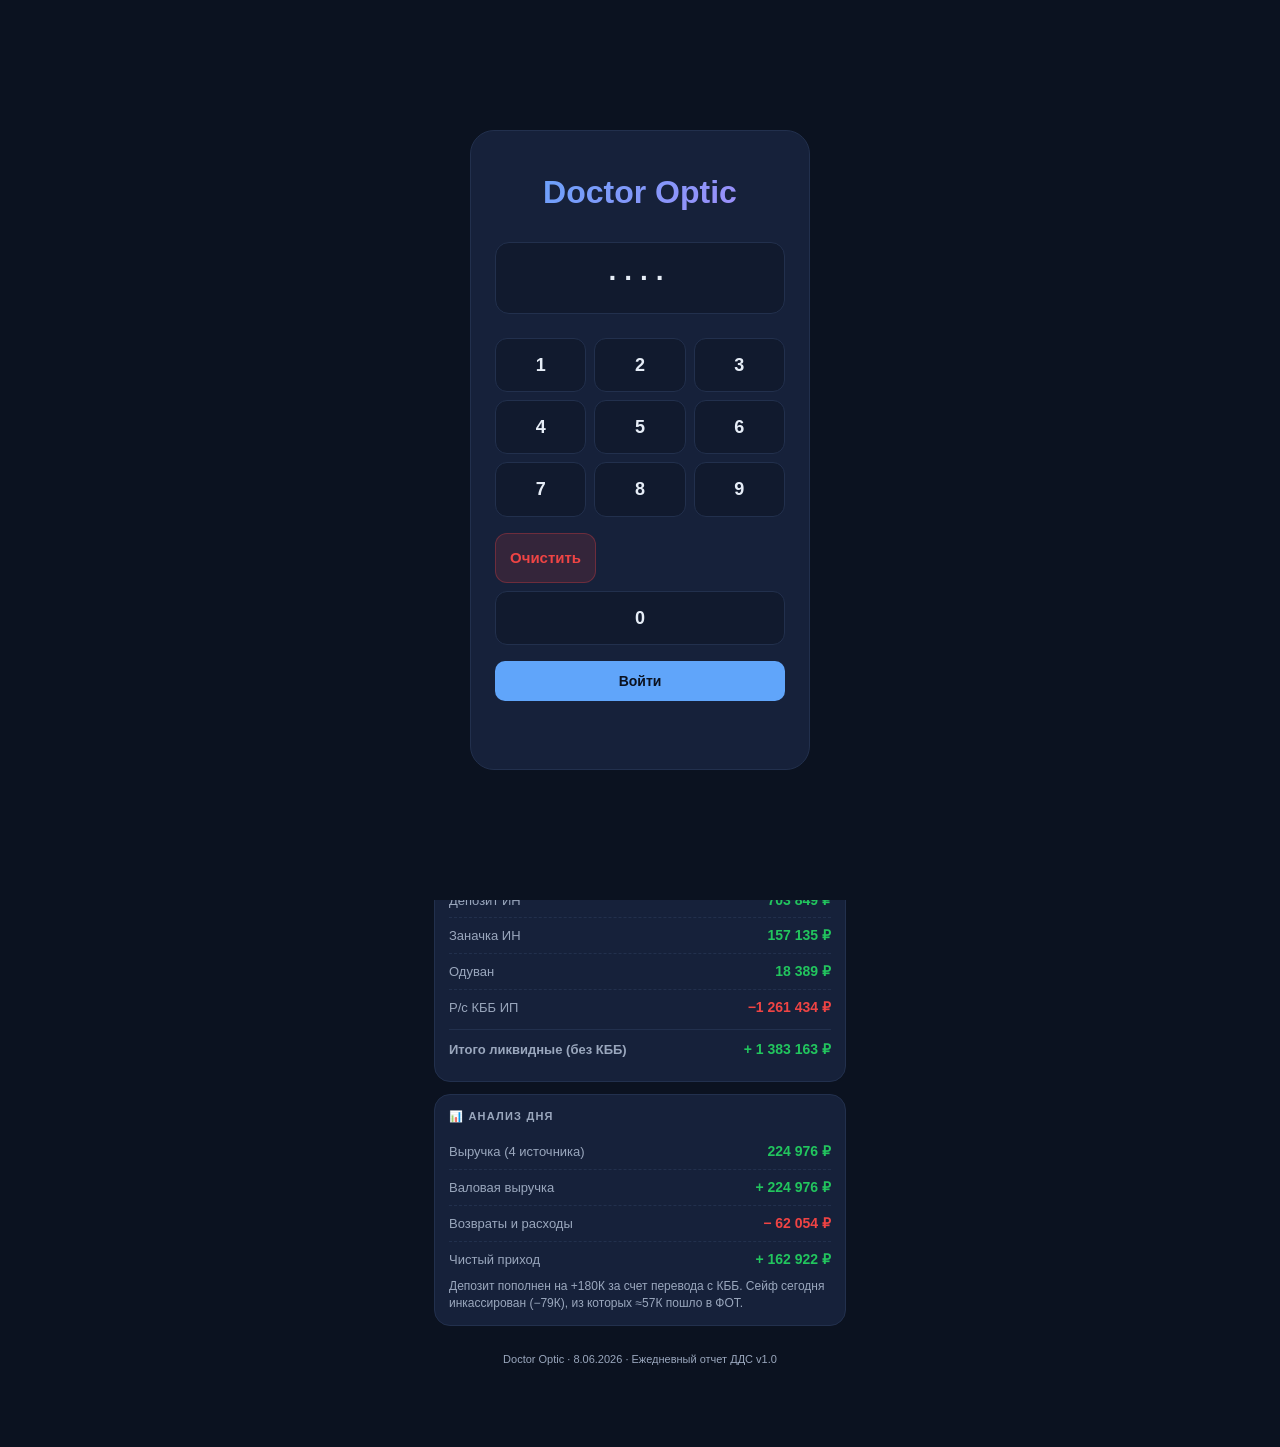
<file: public/index.html>
<!doctype html>
<html lang="ru">
<head>
<meta charset="utf-8">
<meta name="viewport" content="width=device-width,initial-scale=1,viewport-fit=cover">
<meta name="theme-color" content="#0b1220">
<title>Doctor Optic — 8.06.2026</title>
<style>
  :root{--bg:#0b1220;--bg2:#111a2e;--card:#16213a;--card2:#1c2a48;--line:#22304d;
    --text:#e6edf7;--muted:#9aa7bd;--accent:#60a5fa;
    --green:#22c55e;--green-bg:rgba(34,197,94,.12);
    --amber:#eab308;--amber-bg:rgba(234,179,8,.14);
    --red:#ef4444;--red-bg:rgba(239,68,68,.14);--purple:#a78bfa}
  *{box-sizing:border-box;-webkit-tap-highlight-color:transparent}
  html,body{margin:0;padding:0;background:var(--bg);color:var(--text);
    font-family:-apple-system,BlinkMacSystemFont,"SF Pro Display","Segoe UI",Roboto,Inter,Arial,sans-serif;
    font-size:15px;line-height:1.35;
    padding-top:env(safe-area-inset-top);padding-bottom:env(safe-area-inset-bottom)}
  .wrap{max-width:440px;margin:0 auto;padding:14px 14px 80px;display:none}
  .wrap.authenticated{display:block}

  /* PIN Login */
  .login-screen{position:fixed;top:0;left:0;width:100%;height:100%;
    background:var(--bg);display:flex;align-items:center;justify-content:center;
    z-index:9999;opacity:1;visibility:visible;transition:opacity 0.3s,visibility 0.3s}
  .login-screen.hidden{opacity:0;visibility:hidden}
  .login-modal{background:var(--card);border:1px solid var(--line);
    border-radius:24px;padding:40px 24px;width:100%;max-width:340px;text-align:center}
  .login-modal h1{margin:0 0 4px;font-size:32px;color:var(--text);font-weight:700;
    background:linear-gradient(135deg,#60a5fa,#a78bfa);-webkit-background-clip:text;
    -webkit-text-fill-color:transparent;background-clip:text}
  .login-modal .subtitle{color:var(--muted);font-size:14px;margin-bottom:28px;font-weight:500}
  .pin-display{width:100%;padding:16px;background:var(--bg2);border:1px solid var(--line);
    border-radius:14px;margin-bottom:24px;font-size:28px;letter-spacing:8px;
    color:var(--text);font-weight:700;font-variant-numeric:tabular-nums;min-height:54px;
    display:flex;align-items:center;justify-content:center}
  .pin-display.error{background:rgba(239,68,68,.12);border-color:rgba(239,68,68,.25);color:var(--red)}
  .pin-keypad{display:grid;grid-template-columns:repeat(3,1fr);gap:8px;margin-bottom:16px}
  .pin-key{padding:14px;background:var(--bg2);border:1px solid var(--line);border-radius:12px;
    color:var(--text);font-size:18px;font-weight:600;cursor:pointer;
    transition:all 0.15s;user-select:none}
  .pin-key:hover{background:var(--accent);color:#0b1220;transform:scale(1.05)}
  .pin-key:active{transform:scale(0.95)}
  .pin-actions{display:grid;grid-template-columns:1fr 2fr;gap:8px}
  .pin-del{padding:14px;background:var(--red-bg);border:1px solid rgba(239,68,68,.3);
    border-radius:12px;color:var(--red);font-weight:600;cursor:pointer;
    transition:all 0.15s}
  .pin-del:hover{background:var(--red);color:#fff}
  .pin-del:active{transform:scale(0.95)}
  .login-error{color:var(--red);font-size:12px;margin-top:12px;min-height:16px}

  /* Content */
  .hdr{display:flex;align-items:center;gap:10px;padding:6px 4px 14px}
  .hdr .logo{width:34px;height:34px;border-radius:10px;background:linear-gradient(135deg,#3b82f6,#a78bfa);
    display:flex;align-items:center;justify-content:center;font-weight:700;font-size:18px;color:#fff}
  .hdr .title{font-weight:700;font-size:16px}
  .hdr .sub{color:var(--muted);font-size:12px;margin-top:2px}
  .hdr .right{margin-left:auto;text-align:right}
  .stoplight{display:inline-flex;align-items:center;gap:6px;font-size:12px;
    padding:5px 9px;border-radius:999px;background:var(--red-bg);color:var(--red);font-weight:600}
  .stoplight .dot{width:8px;height:8px;border-radius:50%;background:currentColor;box-shadow:0 0 8px currentColor}
  .alert{background:linear-gradient(135deg,rgba(239,68,68,.18),rgba(239,68,68,.06));
    border:1px solid rgba(239,68,68,.35);border-radius:14px;padding:12px 14px;margin-bottom:12px}
  .alert .ah{display:flex;align-items:center;gap:8px;font-weight:700;color:var(--red);font-size:13px;text-transform:uppercase;letter-spacing:.6px}
  .alert .ab{margin-top:6px;font-size:13px;color:#fecaca}
  .alert .ab b{color:#fff}
  .card{background:var(--card);border:1px solid var(--line);border-radius:16px;padding:14px;margin-bottom:12px;overflow:hidden}
  .card h2{margin:0 0 10px;font-size:11px;letter-spacing:1.2px;text-transform:uppercase;color:var(--muted);font-weight:600;display:flex;align-items:center;gap:8px}
  .card h2 .badge{font-size:10px;padding:2px 7px;border-radius:999px;letter-spacing:.5px;text-transform:none}
  .badge.red{background:var(--red-bg);color:var(--red)}
  .badge.amber{background:var(--amber-bg);color:var(--amber)}
  .badge.green{background:var(--green-bg);color:var(--green)}
  .big{font-size:30px;font-weight:700;letter-spacing:-.5px;line-height:1.05}
  .big .cur{font-size:18px;color:var(--muted);margin-left:4px;font-weight:500}
  .sub-line{color:var(--muted);font-size:12px;margin-top:2px}
  .row{display:flex;justify-content:space-between;align-items:baseline;padding:8px 0;border-top:1px dashed var(--line)}
  .row:first-of-type{border-top:0}
  .row .lbl{color:var(--muted);font-size:13px}
  .row .val{font-variant-numeric:tabular-nums;font-weight:600;font-size:14px}
  .row .lbl small{display:block;color:var(--muted);font-size:11px;margin-top:1px;opacity:.7}
  .delta-bad{color:var(--red);font-size:11px;font-weight:600}
  .delta-good{color:var(--green);font-size:11px;font-weight:600}
  .cash-flow{background:var(--card2);border-radius:12px;padding:12px;margin-top:8px}
  .cash-flow .title{font-size:11px;color:var(--muted);text-transform:uppercase;letter-spacing:.6px;margin-bottom:8px}
  .cash-flow .item{display:flex;justify-content:space-between;padding:4px 0;font-size:13px}
  .cash-flow .item.income{color:var(--green)}
  .cash-flow .item.expense{color:var(--red)}
  .cash-flow .v{font-variant-numeric:tabular-nums;font-weight:600;text-align:right}
  .footer{color:var(--muted);font-size:11px;text-align:center;padding:14px 4px 0}
</style>
</head>
<body>

<div class="login-screen" id="loginScreen">
  <div class="login-modal">
    <h1>Doctor Optic</h1>
    <div class="subtitle"></div>
    <div class="pin-display" id="pinDisplay">····</div>
    <div class="pin-keypad">
      <div class="pin-key" onclick="addPin('1')">1</div>
      <div class="pin-key" onclick="addPin('2')">2</div>
      <div class="pin-key" onclick="addPin('3')">3</div>
      <div class="pin-key" onclick="addPin('4')">4</div>
      <div class="pin-key" onclick="addPin('5')">5</div>
      <div class="pin-key" onclick="addPin('6')">6</div>
      <div class="pin-key" onclick="addPin('7')">7</div>
      <div class="pin-key" onclick="addPin('8')">8</div>
      <div class="pin-key" onclick="addPin('9')">9</div>
    </div>
    <div class="pin-actions">
      <div class="pin-del" onclick="delPin()">Очистить</div>
      <div class="pin-key" onclick="addPin('0')" style="grid-column:span 2">0</div>
    </div>
    <button onclick="checkPin()" style="width:100%;padding:12px;margin-top:16px;border:0;
      border-radius:10px;background:var(--accent);color:#0b1220;font-weight:700;
      font-size:14px;cursor:pointer;transition:opacity 0.2s">Войти</button>
    <div class="login-error" id="loginError"></div>
  </div>
</div>

<div class="wrap authenticated">

  <div class="hdr">
    <div class="logo">ДО</div>
    <div>
      <div class="title">Doctor Optic</div>
      <div class="sub">8.06.2026, пн · дневной отчет</div>
    </div>
    <div class="right">
      <span class="stoplight"><span class="dot"></span>Проверка статуса</span>
    </div>
  </div>

  <div class="alert">
    <div class="ah">⚠ Остаток на КББ отрицательный</div>
    <div class="ab">Р/с КББ ИП: <b>−1 261 434 ₽</b> (овердрафт). Сегодня переведено +180К на депозит, что уменьшило дефицит.</div>
  </div>

  <!-- ДЕНЬГИ СЕГОДНЯ -->
  <div class="card">
    <h2>Движения денег · 8.06</h2>

    <div class="cash-flow">
      <div class="title">Доходы</div>
      <div class="item income"><span>Нал Бардина (выручка)</span><span class="v">+ 32 420 ₽</span></div>
      <div class="item income"><span>Нал Дружбы (выручка)</span><span class="v">+ 27 700 ₽</span></div>
      <div class="item income"><span>Безнал КББ (товары)</span><span class="v">+ 126 056 ₽</span></div>
      <div class="item income"><span>Безнал Сбер (услуги)</span><span class="v">+ 38 800 ₽</span></div>
    </div>

    <div class="cash-flow">
      <div class="title">Расходы</div>
      <div class="item expense"><span>Возвраты клиентов</span><span class="v">− 37 120 ₽</span></div>
      <div class="item expense"><span>ЗП курьеры + хознужды</span><span class="v">− 4 934 ₽</span></div>
      <div class="item expense"><span>Реклама</span><span class="v">− 20 000 ₽</span></div>
    </div>

    <div class="cash-flow">
      <div class="title">Переводы (нейтральные)</div>
      <div class="item"><span>КББ → Депозит</span><span class="v">− 180 000 ₽</span></div>
      <div class="item"><span>← Получено на Депозит</span><span class="v">+ 180 000 ₽</span></div>
      <div class="item"><span>Инкассация Сейф</span><span class="v">− 78 958 ₽</span></div>
    </div>

    <div class="row" style="margin-top:12px;border-top:1px solid var(--line);padding-top:10px">
      <span class="lbl"><b>Итого за день (нетто)</b></span>
      <span class="val" style="color:var(--green)"><b>+ 161 002 ₽</b></span>
    </div>
  </div>

  <!-- ОСТАТКИ СЧЕТОВ -->
  <div class="card">
    <h2>Остатки счетов · по состоянию на 8.06</h2>

    <div class="row"><span class="lbl">Р/с Сбер ООО</span><span class="val" style="color:var(--green)">113 633 ₽</span></div>
    <div class="row"><span class="lbl">Касса Бардина</span><span class="val" style="color:var(--green)">69 150 ₽</span></div>
    <div class="row"><span class="lbl">Касса Дружбы</span><span class="val" style="color:var(--green)">67 367 ₽</span></div>
    <div class="row"><span class="lbl">Сейф</span><span class="val" style="color:var(--green)">253 640 ₽</span></div>
    <div class="row"><span class="lbl">Депозит ИН</span><span class="val" style="color:var(--green)">703 849 ₽</span></div>
    <div class="row"><span class="lbl">Заначка ИН</span><span class="val" style="color:var(--green)">157 135 ₽</span></div>
    <div class="row"><span class="lbl">Одуван</span><span class="val" style="color:var(--green)">18 389 ₽</span></div>
    <div class="row"><span class="lbl">Р/с КББ ИП</span><span class="val" style="color:var(--red)">−1 261 434 ₽</span></div>

    <div class="row" style="border-top:1px solid var(--line);padding-top:10px;margin-top:4px">
      <span class="lbl"><b>Итого ликвидные (без КББ)</b></span>
      <span class="val" style="color:var(--green)"><b>+ 1 383 163 ₽</b></span>
    </div>
  </div>

  <!-- КРАТКИЙ АНАЛИЗ -->
  <div class="card">
    <h2>📊 Анализ дня</h2>

    <div class="row"><span class="lbl">Выручка (4 источника)</span><span class="val" style="color:var(--green)">224 976 ₽</span></div>
    <div class="row"><span class="lbl">Валовая выручка</span><span class="val" style="color:var(--green)">+ 224 976 ₽</span></div>

    <div class="row"><span class="lbl">Возвраты и расходы</span><span class="val" style="color:var(--red)">− 62 054 ₽</span></div>
    <div class="row"><span class="lbl">Чистый приход</span><span class="val" style="color:var(--green)">+ 162 922 ₽</span></div>

    <div class="sub-line">Депозит пополнен на +180К за счет перевода с КББ. Сейф сегодня инкассирован (−79К), из которых ≈57К пошло в ФОТ.</div>
  </div>

  <div class="footer">Doctor Optic · 8.06.2026 · Ежедневный отчет ДДС v1.0</div>
</div>

<script>
  let pin = '';
  function addPin(digit) {
    if (pin.length < 4) {
      pin += digit;
      document.getElementById('pinDisplay').textContent = '●'.repeat(pin.length);
    }
  }
  function delPin() {
    pin = pin.slice(0, -1);
    document.getElementById('pinDisplay').textContent = pin.length ? '●'.repeat(pin.length) : '····';
  }
  function checkPin() {
    if (pin === '1406') {
      document.getElementById('loginScreen').classList.add('hidden');
      document.querySelector('.wrap').classList.add('authenticated');
    } else {
      document.getElementById('loginError').textContent = 'Неправильный пароль';
      pin = '';
      document.getElementById('pinDisplay').textContent = '····';
      setTimeout(() => document.getElementById('loginError').textContent = '', 2000);
    }
  }
</script>
</body>
</html>
</file>
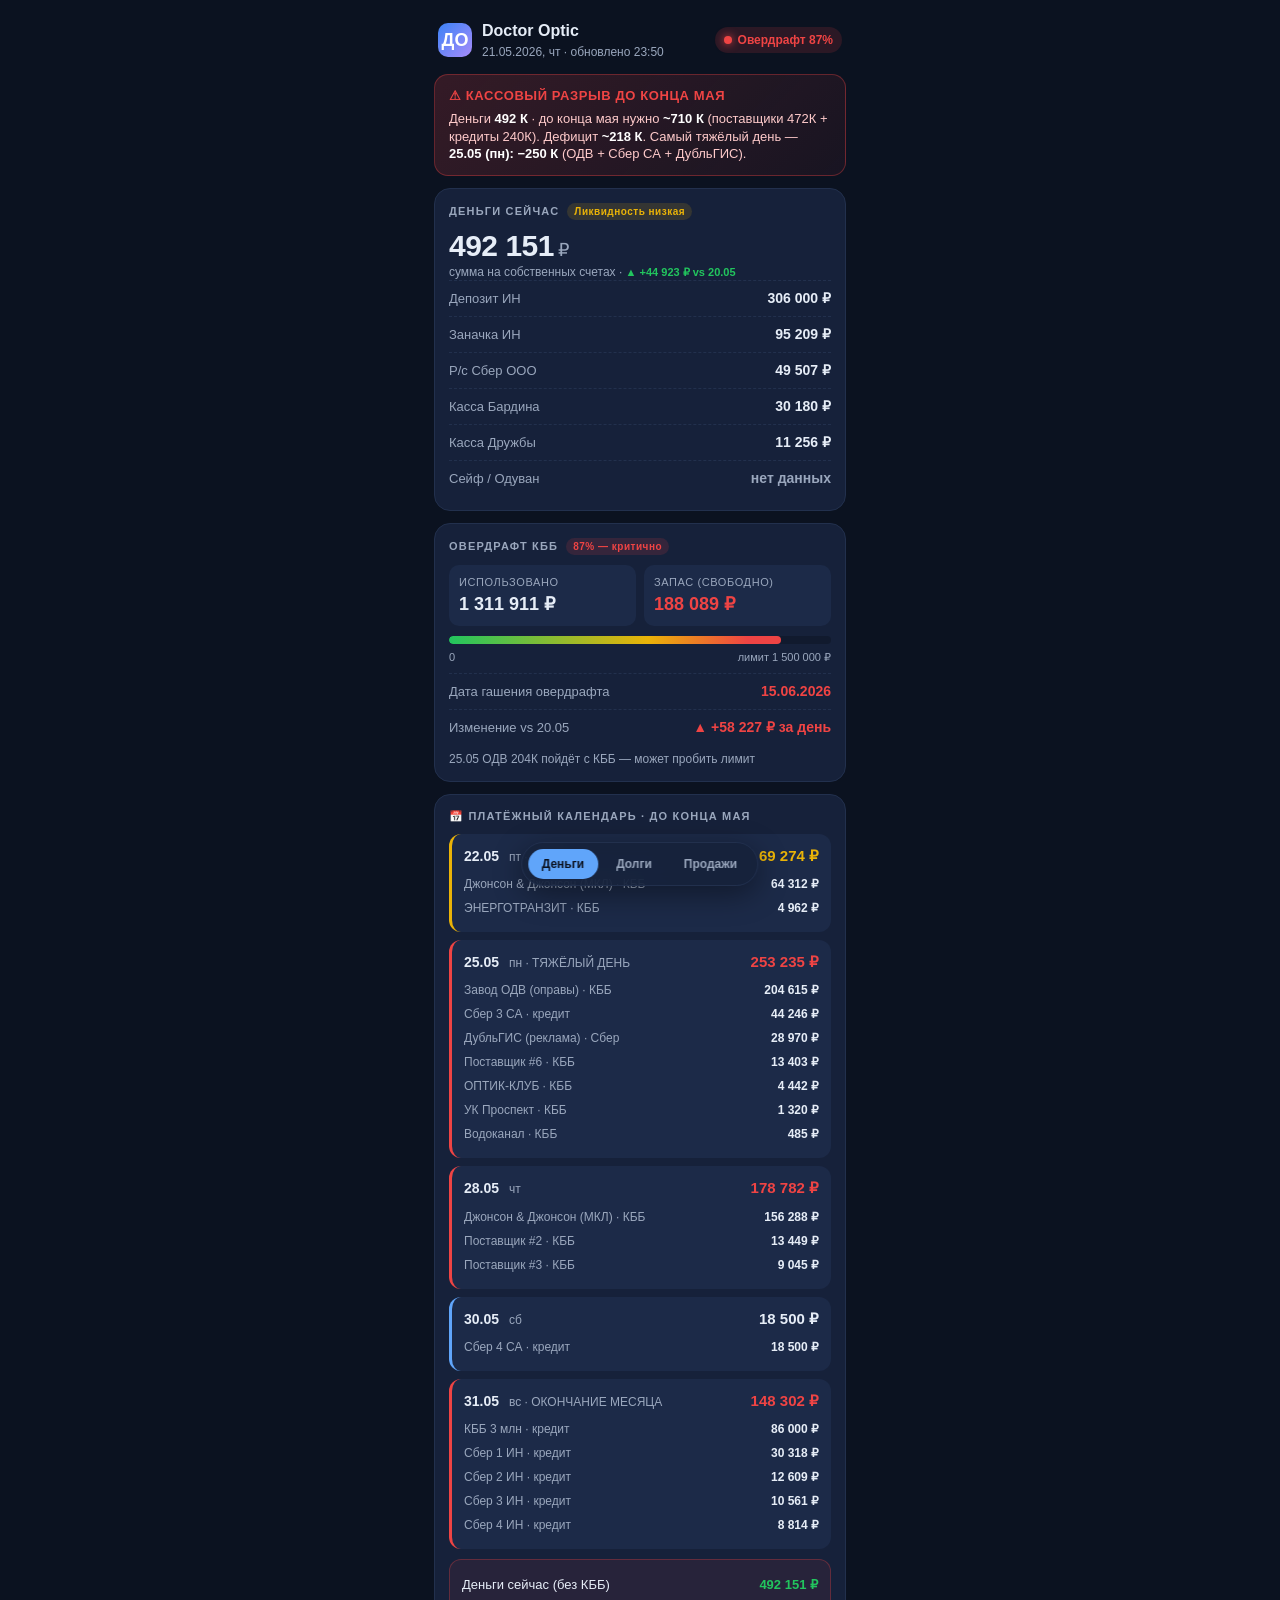
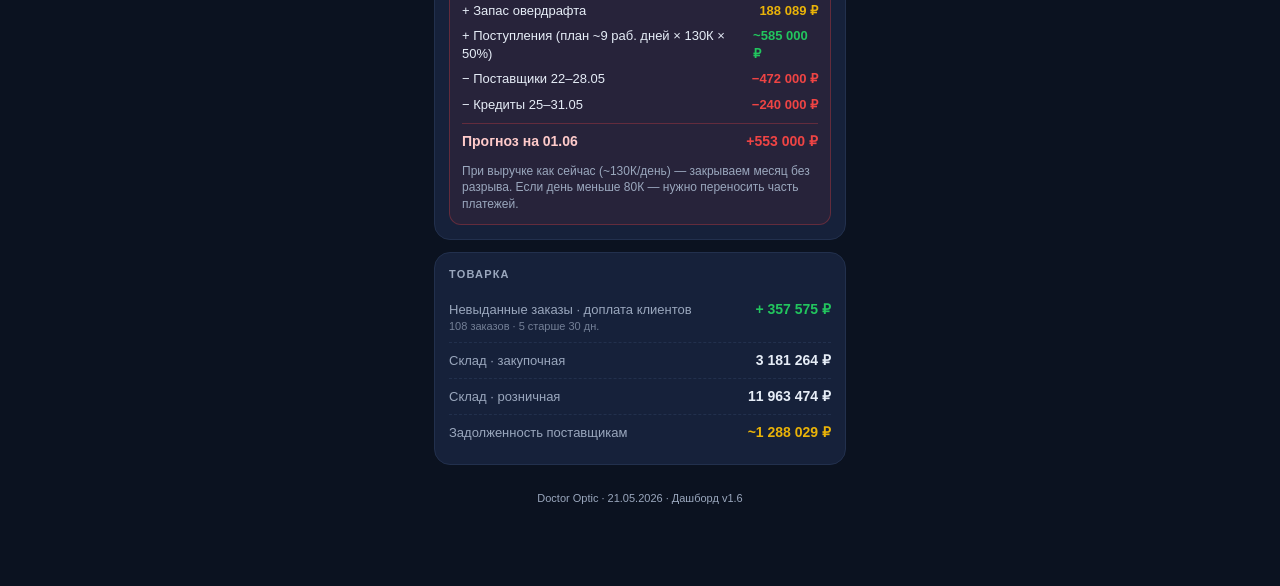
<file: public/dashboard.html>
<!doctype html>
<html lang="ru">
<head>
<meta charset="utf-8">
<meta name="viewport" content="width=device-width,initial-scale=1,viewport-fit=cover">
<meta name="theme-color" content="#0b1220">
<title>Doctor Optic — 21.05.2026</title>
<style>
  :root{--bg:#0b1220;--bg2:#111a2e;--card:#16213a;--card2:#1c2a48;--line:#22304d;
    --text:#e6edf7;--muted:#9aa7bd;--accent:#60a5fa;
    --green:#22c55e;--green-bg:rgba(34,197,94,.12);
    --amber:#eab308;--amber-bg:rgba(234,179,8,.14);
    --red:#ef4444;--red-bg:rgba(239,68,68,.14);--purple:#a78bfa}
  *{box-sizing:border-box;-webkit-tap-highlight-color:transparent}
  html,body{margin:0;padding:0;background:var(--bg);color:var(--text);
    font-family:-apple-system,BlinkMacSystemFont,"SF Pro Display","Segoe UI",Roboto,Inter,Arial,sans-serif;
    font-size:15px;line-height:1.35;
    padding-top:env(safe-area-inset-top);padding-bottom:env(safe-area-inset-bottom)}
  .wrap{max-width:440px;margin:0 auto;padding:14px 14px 80px}
  .hdr{display:flex;align-items:center;gap:10px;padding:6px 4px 14px}
  .hdr .logo{width:34px;height:34px;border-radius:10px;background:linear-gradient(135deg,#3b82f6,#a78bfa);
    display:flex;align-items:center;justify-content:center;font-weight:700;font-size:18px;color:#fff}
  .hdr .title{font-weight:700;font-size:16px}
  .hdr .sub{color:var(--muted);font-size:12px;margin-top:2px}
  .hdr .right{margin-left:auto;text-align:right}
  .stoplight{display:inline-flex;align-items:center;gap:6px;font-size:12px;
    padding:5px 9px;border-radius:999px;background:var(--red-bg);color:var(--red);font-weight:600}
  .stoplight .dot{width:8px;height:8px;border-radius:50%;background:currentColor;box-shadow:0 0 8px currentColor}
  .alert{background:linear-gradient(135deg,rgba(239,68,68,.18),rgba(239,68,68,.06));
    border:1px solid rgba(239,68,68,.35);border-radius:14px;padding:12px 14px;margin-bottom:12px}
  .alert .ah{display:flex;align-items:center;gap:8px;font-weight:700;color:var(--red);font-size:13px;text-transform:uppercase;letter-spacing:.6px}
  .alert .ab{margin-top:6px;font-size:13px;color:#fecaca}
  .alert .ab b{color:#fff}
  .card{background:var(--card);border:1px solid var(--line);border-radius:16px;padding:14px;margin-bottom:12px;overflow:hidden}
  .card h2{margin:0 0 10px;font-size:11px;letter-spacing:1.2px;text-transform:uppercase;color:var(--muted);font-weight:600;display:flex;align-items:center;gap:8px}
  .card h2 .badge{font-size:10px;padding:2px 7px;border-radius:999px;letter-spacing:.5px;text-transform:none}
  .badge.red{background:var(--red-bg);color:var(--red)}
  .badge.amber{background:var(--amber-bg);color:var(--amber)}
  .badge.green{background:var(--green-bg);color:var(--green)}
  .big{font-size:30px;font-weight:700;letter-spacing:-.5px;line-height:1.05}
  .big .cur{font-size:18px;color:var(--muted);margin-left:4px;font-weight:500}
  .sub-line{color:var(--muted);font-size:12px;margin-top:2px}
  .row{display:flex;justify-content:space-between;align-items:baseline;padding:8px 0;border-top:1px dashed var(--line)}
  .row:first-of-type{border-top:0}
  .row .lbl{color:var(--muted);font-size:13px}
  .row .val{font-variant-numeric:tabular-nums;font-weight:600;font-size:14px}
  .row .lbl small{display:block;color:var(--muted);font-size:11px;margin-top:1px;opacity:.7}
  .delta-bad{color:var(--red);font-size:11px;font-weight:600}
  .delta-good{color:var(--green);font-size:11px;font-weight:600}
  .od-grid{display:grid;grid-template-columns:1fr 1fr;gap:8px;margin-top:10px}
  .od-cell{background:var(--card2);border-radius:10px;padding:10px}
  .od-cell .l{font-size:11px;color:var(--muted);text-transform:uppercase;letter-spacing:.6px}
  .od-cell .v{font-size:18px;font-weight:700;margin-top:2px;font-variant-numeric:tabular-nums}
  .bar{height:8px;background:var(--bg2);border-radius:99px;overflow:hidden;margin-top:10px}
  .bar > i{display:block;height:100%;border-radius:99px;background:linear-gradient(90deg,#22c55e,#eab308 60%,#ef4444 90%)}
  .bar-cap{display:flex;justify-content:space-between;color:var(--muted);font-size:11px;margin-top:6px}

  /* НОВОЕ: Платёжный календарь */
  .pay-cal{margin-top:8px}
  .pay-day{background:var(--card2);border-radius:12px;padding:12px;margin-bottom:8px;border-left:3px solid var(--accent)}
  .pay-day.tomorrow{border-left-color:var(--amber)}
  .pay-day.critical{border-left-color:var(--red)}
  .pay-day .day-head{display:flex;justify-content:space-between;align-items:baseline;margin-bottom:6px}
  .pay-day .day-head .dt{font-weight:700;font-size:14px}
  .pay-day .day-head .dt .dow{color:var(--muted);font-weight:400;font-size:12px;margin-left:6px}
  .pay-day .day-head .total{font-weight:700;font-variant-numeric:tabular-nums;font-size:15px}
  .pay-day.tomorrow .day-head .total{color:var(--amber)}
  .pay-day.critical .day-head .total{color:var(--red)}
  .pay-day .items{font-size:12px;color:var(--muted);line-height:1.5}
  .pay-day .items .item{display:flex;justify-content:space-between;padding:3px 0}
  .pay-day .items .item .name{flex:1}
  .pay-day .items .item .amt{font-variant-numeric:tabular-nums;font-weight:600;color:var(--text);white-space:nowrap;margin-left:8px}

  .cash-gap{background:rgba(239,68,68,.08);border:1px solid rgba(239,68,68,.3);border-radius:12px;padding:12px;margin-top:10px}
  .cash-gap .gap-row{display:flex;justify-content:space-between;padding:4px 0;font-size:13px}
  .cash-gap .gap-row.total{border-top:1px solid rgba(239,68,68,.3);padding-top:8px;margin-top:6px;font-weight:700;font-size:14px}
  .cash-gap .gap-row .v{font-variant-numeric:tabular-nums;font-weight:600}
  .cash-gap .gap-row.red{color:#fecaca}
  .cash-gap .gap-row.red .v{color:var(--red)}

  .loan{display:grid;grid-template-columns:1fr auto;gap:2px 10px;padding:10px 0;border-top:1px solid var(--line)}
  .loan:first-of-type{border-top:0}
  .loan .name{font-weight:600;display:flex;align-items:center;gap:6px;flex-wrap:wrap}
  .loan .name .pill{font-size:10px;padding:2px 6px;border-radius:999px;background:var(--bg2);color:var(--muted);text-transform:uppercase;letter-spacing:.4px}
  .loan .pay{font-variant-numeric:tabular-nums;font-weight:700;text-align:right}
  .loan .ost{color:var(--muted);font-size:12px;font-variant-numeric:tabular-nums}
  .loan .dt{color:var(--muted);font-size:12px;text-align:right;font-variant-numeric:tabular-nums}
  .loan .end{color:var(--purple);font-size:11px;font-weight:600;margin-left:6px}
  .loan.priority{background:var(--red-bg);margin:6px -14px;padding:10px 14px;border-radius:10px;border-top:0;box-shadow:inset 3px 0 0 var(--red)}
  .loan.priority .name{color:var(--red)}
  .loan.paid{background:var(--green-bg);margin:6px -14px;padding:10px 14px;border-radius:10px;border-top:0;box-shadow:inset 3px 0 0 var(--green)}
  .loan.paid .name{color:var(--green)} .loan.paid .pay{color:var(--green)}
  .loan.frozen{opacity:.55}
  .kpi-grid{display:grid;grid-template-columns:1fr 1fr;gap:8px;margin-top:4px}
  .kpi{background:var(--card2);border-radius:12px;padding:12px}
  .kpi .l{font-size:11px;color:var(--muted);text-transform:uppercase;letter-spacing:.6px}
  .kpi .v{font-size:20px;font-weight:700;margin-top:2px;font-variant-numeric:tabular-nums}
  .kpi .d{font-size:11px;margin-top:2px;font-variant-numeric:tabular-nums}
  .sales-list .item{display:flex;justify-content:space-between;align-items:center;padding:8px 0;border-top:1px dashed var(--line)}
  .sales-list .item:first-child{border-top:0}
  .sales-list .lbl{display:flex;align-items:center;gap:8px}
  .sales-list .ic{width:26px;height:26px;border-radius:8px;background:var(--card2);display:flex;align-items:center;justify-content:center;font-size:13px;color:var(--accent)}
  .sales-list .qty{color:var(--muted);font-size:12px;margin-left:6px}
  .sales-list .v{font-variant-numeric:tabular-nums;font-weight:600;font-size:14px}
  .sec-title{display:flex;justify-content:space-between;align-items:center;margin:4px 0 8px}
  .sec-title h3{margin:0;font-size:13px;font-weight:600;color:var(--text)}
  .sec-title small{color:var(--muted);font-size:11px;font-variant-numeric:tabular-nums}
  .footer{color:var(--muted);font-size:11px;text-align:center;padding:14px 4px 0}
  .nav{position:fixed;left:50%;transform:translateX(-50%);bottom:14px;background:rgba(22,33,58,.85);backdrop-filter:blur(14px);
    border:1px solid var(--line);border-radius:999px;padding:6px;display:flex;gap:4px;box-shadow:0 8px 30px rgba(0,0,0,.4);z-index:50}
  .nav button{background:transparent;color:var(--muted);border:0;padding:8px 14px;border-radius:999px;font-size:12px;font-weight:600;cursor:pointer}
  .nav button.on{background:var(--accent);color:#0b1220}
  .pane{display:none} .pane.on{display:block}
  .margin-split{background:var(--card2);border-radius:12px;padding:12px;margin-top:8px}
  .margin-split .title{font-size:11px;color:var(--muted);text-transform:uppercase;letter-spacing:.6px;margin-bottom:8px}
  .margin-split .row-split{display:grid;grid-template-columns:90px 1fr auto;gap:10px;align-items:baseline;padding:6px 0;border-top:1px dashed var(--line)}
  .margin-split .row-split:first-of-type{border-top:0}
  .margin-split .name{font-weight:600;font-size:13px}
  .margin-split .bar-mini{height:6px;background:var(--bg);border-radius:99px;overflow:hidden}
  .margin-split .bar-mini > i{display:block;height:100%;border-radius:99px}
  .margin-split .v{font-variant-numeric:tabular-nums;font-weight:700;font-size:13px;text-align:right;white-space:nowrap}
  .glasses-note{background:rgba(96,165,250,.1);border:1px solid rgba(96,165,250,.25);border-radius:10px;padding:10px;margin-bottom:10px;font-size:12px}
  .glasses-note b{color:var(--accent)}
  .glasses-grid{display:grid;grid-template-columns:repeat(3,1fr);gap:6px;margin-top:8px}
  .glasses-grid .cell{background:var(--card2);border-radius:10px;padding:10px;text-align:center}
  .glasses-grid .cell .v{font-size:20px;font-weight:700;font-variant-numeric:tabular-nums}
  .glasses-grid .cell .l{font-size:10px;color:var(--muted);text-transform:uppercase;letter-spacing:.6px;margin-top:2px}
  .arch-day{background:var(--card2);border-radius:12px;padding:12px;margin-top:6px}
  .arch-day .head{display:flex;justify-content:space-between;align-items:baseline;margin-bottom:8px}
  .arch-day .head .d{font-size:13px;color:var(--muted);font-weight:600}
  .arch-day .head .b{font-size:18px;font-weight:700;color:var(--green);font-variant-numeric:tabular-nums}
  .arch-day .grid{display:grid;grid-template-columns:repeat(3,1fr);gap:6px}
  .arch-day .grid .it{text-align:center;padding:6px 4px;background:var(--bg);border-radius:8px}
  .arch-day .grid .it .v{font-size:14px;font-weight:700;display:block;font-variant-numeric:tabular-nums}
  .arch-day .grid .it .l{color:var(--muted);font-size:10px;margin-top:2px}
  .chart-legend{display:flex;gap:14px;font-size:11px;color:var(--muted);margin-bottom:8px}
  .chart-legend .dot{display:inline-block;width:8px;height:8px;border-radius:2px;margin-right:5px;vertical-align:middle}
  .chart-totals{display:grid;grid-template-columns:1fr 1fr;gap:8px;margin-top:10px}
  .chart-totals .cell{background:var(--card2);border-radius:10px;padding:10px}
  .chart-totals .l{font-size:10px;color:var(--muted);text-transform:uppercase;letter-spacing:.6px}
  .chart-totals .v{font-size:16px;font-weight:700;margin-top:2px;font-variant-numeric:tabular-nums}
  .chart-totals .v .cur{font-size:12px;color:var(--muted)}
</style>
</head>
<body>
<div class="wrap">

  <div class="hdr">
    <div class="logo">ДО</div>
    <div>
      <div class="title">Doctor Optic</div>
      <div class="sub">21.05.2026, чт · обновлено 23:50</div>
    </div>
    <div class="right">
      <span class="stoplight"><span class="dot"></span>Овердрафт 87%</span>
    </div>
  </div>

  <!-- ТРЕВОЖНЫЙ БАННЕР по платежам -->
  <div class="alert">
    <div class="ah">⚠ Кассовый разрыв до конца мая</div>
    <div class="ab">Деньги <b>492 К</b> · до конца мая нужно <b>~710 К</b> (поставщики 472К + кредиты 240К). Дефицит <b>~218 К</b>. Самый тяжёлый день — <b>25.05 (пн): −250 К</b> (ОДВ + Сбер СА + ДубльГИС).</div>
  </div>

  <div class="nav">
    <button class="on" data-tab="money">Деньги</button>
    <button data-tab="debt">Долги</button>
    <button data-tab="sales">Продажи</button>
  </div>

  <!-- ДЕНЬГИ -->
  <div class="pane on" id="pane-money">
    <div class="card">
      <h2>Деньги сейчас <span class="badge amber">Ликвидность низкая</span></h2>
      <div class="big">492 151<span class="cur">₽</span></div>
      <div class="sub-line">сумма на собственных счетах · <span class="delta-good">▲ +44 923 ₽ vs 20.05</span></div>

      <div class="row"><span class="lbl">Депозит ИН</span><span class="val">306 000 ₽</span></div>
      <div class="row"><span class="lbl">Заначка ИН</span><span class="val">95 209 ₽</span></div>
      <div class="row"><span class="lbl">Р/с Сбер ООО</span><span class="val">49 507 ₽</span></div>
      <div class="row"><span class="lbl">Касса Бардина</span><span class="val">30 180 ₽</span></div>
      <div class="row"><span class="lbl">Касса Дружбы</span><span class="val">11 256 ₽</span></div>
      <div class="row"><span class="lbl">Сейф / Одуван</span><span class="val" style="color:var(--muted)">нет данных</span></div>
    </div>

    <div class="card">
      <h2>Овердрафт КББ <span class="badge red">87% — критично</span></h2>
      <div class="od-grid">
        <div class="od-cell">
          <div class="l">Использовано</div>
          <div class="v">1 311 911 ₽</div>
        </div>
        <div class="od-cell">
          <div class="l">Запас (свободно)</div>
          <div class="v" style="color:var(--red)">188 089 ₽</div>
        </div>
      </div>
      <div class="bar"><i style="width:87%"></i></div>
      <div class="bar-cap"><span>0</span><span>лимит 1 500 000 ₽</span></div>

      <div class="row" style="margin-top:8px"><span class="lbl">Дата гашения овердрафта</span><span class="val" style="color:var(--red)">15.06.2026</span></div>
      <div class="row"><span class="lbl">Изменение vs 20.05</span><span class="val delta-bad">▲ +58 227 ₽ за день</span></div>
      <div class="sub-line" style="margin-top:6px">25.05 ОДВ 204К пойдёт с КББ — может пробить лимит</div>
    </div>

    <!-- ГЛАВНЫЙ БЛОК: ПРЕДСТОЯЩИЕ ПЛАТЕЖИ ПО ДНЯМ -->
    <div class="card">
      <h2>📅 Платёжный календарь · до конца мая</h2>

      <div class="pay-cal">
        <!-- 22.05 (завтра, пятница) -->
        <div class="pay-day tomorrow">
          <div class="day-head">
            <div class="dt">22.05 <span class="dow">пт · завтра</span></div>
            <div class="total">69 274 ₽</div>
          </div>
          <div class="items">
            <div class="item"><span class="name">Джонсон & Джонсон (МКЛ) · КББ</span><span class="amt">64 312 ₽</span></div>
            <div class="item"><span class="name">ЭНЕРГОТРАНЗИТ · КББ</span><span class="amt">4 962 ₽</span></div>
          </div>
        </div>

        <!-- 25.05 (понедельник) — самый тяжёлый -->
        <div class="pay-day critical">
          <div class="day-head">
            <div class="dt">25.05 <span class="dow">пн · ТЯЖЁЛЫЙ ДЕНЬ</span></div>
            <div class="total">253 235 ₽</div>
          </div>
          <div class="items">
            <div class="item"><span class="name">Завод ОДВ (оправы) · КББ</span><span class="amt">204 615 ₽</span></div>
            <div class="item"><span class="name">Сбер 3 СА · кредит</span><span class="amt">44 246 ₽</span></div>
            <div class="item"><span class="name">ДубльГИС (реклама) · Сбер</span><span class="amt">28 970 ₽</span></div>
            <div class="item"><span class="name">Поставщик #6 · КББ</span><span class="amt">13 403 ₽</span></div>
            <div class="item"><span class="name">ОПТИК-КЛУБ · КББ</span><span class="amt">4 442 ₽</span></div>
            <div class="item"><span class="name">УК Проспект · КББ</span><span class="amt">1 320 ₽</span></div>
            <div class="item"><span class="name">Водоканал · КББ</span><span class="amt">485 ₽</span></div>
          </div>
        </div>

        <!-- 28.05 -->
        <div class="pay-day critical">
          <div class="day-head">
            <div class="dt">28.05 <span class="dow">чт</span></div>
            <div class="total">178 782 ₽</div>
          </div>
          <div class="items">
            <div class="item"><span class="name">Джонсон & Джонсон (МКЛ) · КББ</span><span class="amt">156 288 ₽</span></div>
            <div class="item"><span class="name">Поставщик #2 · КББ</span><span class="amt">13 449 ₽</span></div>
            <div class="item"><span class="name">Поставщик #3 · КББ</span><span class="amt">9 045 ₽</span></div>
          </div>
        </div>

        <!-- 30.05 (Сбер 4 СА) -->
        <div class="pay-day">
          <div class="day-head">
            <div class="dt">30.05 <span class="dow">сб</span></div>
            <div class="total">18 500 ₽</div>
          </div>
          <div class="items">
            <div class="item"><span class="name">Сбер 4 СА · кредит</span><span class="amt">18 500 ₽</span></div>
          </div>
        </div>

        <!-- 31.05 — концовка месяца -->
        <div class="pay-day critical">
          <div class="day-head">
            <div class="dt">31.05 <span class="dow">вс · ОКОНЧАНИЕ МЕСЯЦА</span></div>
            <div class="total">148 302 ₽</div>
          </div>
          <div class="items">
            <div class="item"><span class="name">КББ 3 млн · кредит</span><span class="amt">86 000 ₽</span></div>
            <div class="item"><span class="name">Сбер 1 ИН · кредит</span><span class="amt">30 318 ₽</span></div>
            <div class="item"><span class="name">Сбер 2 ИН · кредит</span><span class="amt">12 609 ₽</span></div>
            <div class="item"><span class="name">Сбер 3 ИН · кредит</span><span class="amt">10 561 ₽</span></div>
            <div class="item"><span class="name">Сбер 4 ИН · кредит</span><span class="amt">8 814 ₽</span></div>
          </div>
        </div>
      </div>

      <!-- ИТОГ КАССОВОГО РАЗРЫВА -->
      <div class="cash-gap">
        <div class="gap-row"><span>Деньги сейчас (без КББ)</span><span class="v" style="color:var(--green)">492 151 ₽</span></div>
        <div class="gap-row"><span>+ Запас овердрафта</span><span class="v" style="color:var(--amber)">188 089 ₽</span></div>
        <div class="gap-row"><span>+ Поступления (план ~9 раб. дней × 130К × 50%)</span><span class="v" style="color:var(--green)">~585 000 ₽</span></div>
        <div class="gap-row"><span>− Поставщики 22–28.05</span><span class="v" style="color:var(--red)">−472 000 ₽</span></div>
        <div class="gap-row"><span>− Кредиты 25–31.05</span><span class="v" style="color:var(--red)">−240 000 ₽</span></div>
        <div class="gap-row total red"><span>Прогноз на 01.06</span><span class="v">+553 000 ₽</span></div>
        <div class="sub-line" style="margin-top:8px">При выручке как сейчас (~130К/день) — закрываем месяц без разрыва. Если день меньше 80К — нужно переносить часть платежей.</div>
      </div>
    </div>

    <div class="card">
      <h2>Товарка</h2>
      <div class="row">
        <span class="lbl">Невыданные заказы · доплата клиентов
          <small>108 заказов · 5 старше 30 дн.</small>
        </span>
        <span class="val" style="color:var(--green)">+ 357 575 ₽</span>
      </div>
      <div class="row"><span class="lbl">Склад · закупочная</span><span class="val">3 181 264 ₽</span></div>
      <div class="row"><span class="lbl">Склад · розничная</span><span class="val">11 963 474 ₽</span></div>
      <div class="row"><span class="lbl">Задолженность поставщикам</span><span class="val" style="color:var(--amber)">~1 288 029 ₽</span></div>
    </div>
  </div>

  <!-- ДОЛГИ -->
  <div class="pane" id="pane-debt">
    <div class="card">
      <h2>Кредитный портфель</h2>
      <div class="big">14 542 226<span class="cur">₽</span></div>
      <div class="sub-line">10 активных + 1 заморожен · Спиридонов + Лизинг за май оплачены ✓</div>
      <div class="row"><span class="lbl">Платёж в мае</span><span class="val">431 390 ₽</span></div>
      <div class="row"><span class="lbl">в т.ч. оплачено</span><span class="val" style="color:var(--green)">~187 К (Спиридонов 73К + лизинг 114К)</span></div>
      <div class="row"><span class="lbl">остаток к выплате в мае</span><span class="val" style="color:var(--red)">~245 К на 25–31.05</span></div>
    </div>

    <div class="card">
      <h2>По займам</h2>

      <div class="loan priority">
        <div class="name">🔴 КББ Овердрафт <span class="pill">досрочка</span><span class="end">до 06.2026</span></div>
        <div class="pay">35 000 ₽</div>
        <div class="ost">остаток 1 311 911 ₽ · 22,9% · % only</div>
        <div class="dt">15.06.2026</div>
      </div>

      <div class="loan paid">
        <div class="name">✅ Спиридонов <span class="pill">оплачен · май</span><span class="end">бессрочно</span></div>
        <div class="pay">73 000 ₽</div>
        <div class="ost">остаток 3 500 000 ₽ · 25%</div>
        <div class="dt">15.05.2026 ✓</div>
      </div>

      <div class="loan paid">
        <div class="name">✅ Лизинг ДельтаЛиз <span class="pill">оплачен · май</span><span class="end">до 10.2029</span></div>
        <div class="pay">113 596 ₽</div>
        <div class="ost">остаток ~3 626 К · ~15%</div>
        <div class="dt">20.05.2026 ✓</div>
      </div>

      <div class="loan">
        <div class="name">КББ 3 млн <span class="pill">офис</span><span class="end">до 08.2030</span></div>
        <div class="pay">86 000 ₽</div>
        <div class="ost">остаток 2 990 000 ₽ · 21,9%</div>
        <div class="dt">31.05.2026</div>
      </div>

      <div class="loan">
        <div class="name">Сбер 3 СА <span class="end">до 01.2028</span></div>
        <div class="pay">44 246 ₽</div>
        <div class="ost">остаток 1 094 376 ₽ · 12,88%</div>
        <div class="dt">25.05.2026</div>
      </div>

      <div class="loan">
        <div class="name">Сбер 4 СА <span class="end">до 08.2028</span></div>
        <div class="pay">18 500 ₽</div>
        <div class="ost">остаток 480 000 ₽ · 21,0%</div>
        <div class="dt">30.05.2026</div>
      </div>

      <div class="loan">
        <div class="name">Сбер 1 ИН <span class="end">до 03.2028</span></div>
        <div class="pay">30 318 ₽</div>
        <div class="ost">остаток 602 000 ₽ · 17,95%</div>
        <div class="dt">31.05.2026</div>
      </div>

      <div class="loan">
        <div class="name">Сбер 2 ИН <span class="end">до 03.2028</span></div>
        <div class="pay">12 609 ₽</div>
        <div class="ost">остаток 275 500 ₽ · 17,90%</div>
        <div class="dt">31.05.2026</div>
      </div>

      <div class="loan">
        <div class="name">Сбер 3 ИН <span class="pill">цель Заначки</span><span class="end">до 08.2027</span></div>
        <div class="pay">10 561 ₽</div>
        <div class="ost">остаток 168 000 ₽ · 20,05% · Заначка 95К/168К</div>
        <div class="dt">31.05.2026</div>
      </div>

      <div class="loan">
        <div class="name">Сбер 4 ИН <span class="end">до 02.2028</span></div>
        <div class="pay">8 814 ₽</div>
        <div class="ost">остаток 189 000 ₽ · 25,05% · самая дорогая ставка</div>
        <div class="dt">31.05.2026</div>
      </div>

      <div class="loan frozen">
        <div class="name">Павлик <span class="pill">заморожен</span><span class="end">до 05.2027</span></div>
        <div class="pay">0 ₽</div>
        <div class="ost">остаток 1 200 000 ₽ · 20%</div>
        <div class="dt">—</div>
      </div>
    </div>

    <div class="card">
      <h2>Подготовлены в банке к оплате <span class="badge red">11 платежей · 501 К</span></h2>
      <div class="sub-line" style="margin-bottom:10px">детально расписано в «Платёжный календарь» (вкладка «Деньги»)</div>

      <div class="row"><span class="lbl">22.05 (пт) · поставщики</span><span class="val">69 274 ₽</span></div>
      <div class="row"><span class="lbl">25.05 (пн) · ОДВ + коммуналка</span><span class="val" style="color:var(--red)">224 265 ₽</span></div>
      <div class="row"><span class="lbl">28.05 (чт) · Джонсон</span><span class="val" style="color:var(--red)">178 782 ₽</span></div>
      <div class="row"><span class="lbl">Будущие итого</span><span class="val">472 322 ₽</span></div>
      <div class="row"><span class="lbl">+ ДубльГИС 25.05 (Сбер)</span><span class="val">28 970 ₽</span></div>
      <div class="row" style="border-top:1px solid var(--line);padding-top:10px;margin-top:4px">
        <span class="lbl"><b>ИТОГО к оплате до конца мая</b></span>
        <span class="val" style="color:var(--red)"><b>501 292 ₽</b></span>
      </div>

      <div class="row" style="border-top:1px solid var(--line);padding-top:10px;margin-top:4px">
        <span class="lbl">Прошлые / без даты (КББ)</span>
        <span class="val" style="color:var(--muted)">218 352 ₽ · 7 шт</span>
      </div>
      <div class="sub-line" style="margin-top:6px">в т.ч. Пириева 148К без даты · поставщики 18.05 (34К), 20.05 (13К) · ВымпелКом 08.05</div>
    </div>
  </div>

  <!-- ПРОДАЖИ -->
  <div class="pane" id="pane-sales">

    <div class="card">
      <h2>Сегодня · 21.05 (чт)</h2>
      <div class="kpi-grid">
        <div class="kpi">
          <div class="l">Валовая прибыль</div>
          <div class="v" style="color:var(--green)">131 269 ₽</div>
          <div class="d" style="color:var(--muted)">общая маржа 71,7%</div>
        </div>
        <div class="kpi">
          <div class="l">Выручка по продажам</div>
          <div class="v">182 960 ₽</div>
          <div class="d" style="color:var(--muted)">78 позиций</div>
        </div>
        <div class="kpi">
          <div class="l">Касса дня ⭐</div>
          <div class="v" style="color:var(--green)">249 740 ₽</div>
          <div class="d" style="color:var(--muted)">РЕКОРД мая</div>
        </div>
        <div class="kpi">
          <div class="l">Возвраты</div>
          <div class="v" style="color:var(--green)">0 ₽</div>
          <div class="d" style="color:var(--muted)">—</div>
        </div>
      </div>

      <div class="margin-split">
        <div class="title">Валовая прибыль · структура</div>
        <div class="row-split">
          <div class="name" style="color:var(--accent)">📦 Товарка</div>
          <div>
            <div style="font-size:11px;color:var(--muted);margin-bottom:2px">маржа 52,7% · 24 шт</div>
            <div class="bar-mini"><i style="width:53%;background:var(--accent)"></i></div>
          </div>
          <div class="v" style="color:var(--accent)">57 519 ₽<br><span style="font-size:10px;color:var(--muted);font-weight:400">из 109 210 ₽</span></div>
        </div>
        <div class="row-split">
          <div class="name" style="color:var(--green)">🩺 Услуги</div>
          <div>
            <div style="font-size:11px;color:var(--muted);margin-bottom:2px">маржа 100% · 54 шт</div>
            <div class="bar-mini"><i style="width:100%;background:var(--green)"></i></div>
          </div>
          <div class="v" style="color:var(--green)">73 750 ₽<br><span style="font-size:10px;color:var(--muted);font-weight:400">из 73 750 ₽</span></div>
        </div>
        <div class="row-split" style="border-top:1px solid var(--line);padding-top:8px;margin-top:4px">
          <div class="name">Σ Итого</div>
          <div style="font-size:11px;color:var(--muted)">смешанная маржа 71,7%</div>
          <div class="v">131 269 ₽</div>
        </div>
      </div>
    </div>

    <div class="card">
      <div class="sec-title">
        <h3>👓 Очки</h3>
        <small>5 пар · 85 810 ₽</small>
      </div>

      <div class="glasses-note">
        💡 <b>1 пара очков = 1 оправа + 2 линзы.</b>
        Продано 5 оправ и 10 линз → ровно <b>5 готовых пар</b>.
      </div>

      <div class="glasses-grid">
        <div class="cell"><div class="v">5</div><div class="l">пары очков</div></div>
        <div class="cell"><div class="v">5</div><div class="l">оправы</div></div>
        <div class="cell"><div class="v">10</div><div class="l">линзы</div></div>
      </div>

      <div class="sales-list" style="margin-top:14px">
        <div class="item">
          <div class="lbl"><div class="ic">Б</div><span>Бардина</span><span class="qty">3 пары · 3 опр + 6 линз</span></div>
          <div class="v">59 550 ₽</div>
        </div>
        <div class="item">
          <div class="lbl"><div class="ic">Д</div><span>Дружбы</span><span class="qty">2 пары · 2 опр + 4 линзы</span></div>
          <div class="v">26 260 ₽</div>
        </div>
      </div>
    </div>

    <div class="card">
      <div class="sec-title">
        <h3>👁 Контактные линзы (МКЛ)</h3>
        <small>8 уп · 22 900 ₽</small>
      </div>
      <div class="sales-list">
        <div class="item">
          <div class="lbl"><div class="ic">Б</div><span>Бардина</span><span class="qty">1 уп · маржа 14,7%</span></div>
          <div class="v" style="color:var(--amber)">2 950 ₽</div>
        </div>
        <div class="item">
          <div class="lbl"><div class="ic">Д</div><span>Дружбы</span><span class="qty">7 уп · маржа 15,6%</span></div>
          <div class="v" style="color:var(--amber)">19 950 ₽</div>
        </div>
      </div>
      <div class="sub-line" style="margin-top:8px;font-size:11px">⚠ маржа МКЛ традиционно низкая (15%) — это нормально для рынка, но не «зарабатываем»</div>
    </div>

    <div class="card">
      <div class="sec-title">
        <h3>🩺 Услуги клиники</h3>
        <small>54 шт · 73 750 ₽</small>
      </div>
      <div class="sales-list">
        <div class="item"><div class="lbl"><div class="ic">О</div><span>ОКТ (все виды) ⭐</span><span class="qty">24 шт</span></div><div class="v">54 600 ₽</div></div>
        <div class="item"><div class="lbl"><div class="ic">К</div><span>Консультация офт.</span><span class="qty">4 шт</span></div><div class="v">8 800 ₽</div></div>
        <div class="item"><div class="lbl"><div class="ic">У</div><span>УЗИ глаза (все)</span><span class="qty">5 шт</span></div><div class="v">6 500 ₽</div></div>
        <div class="item"><div class="lbl"><div class="ic">И</div><span>Изготовление очков</span><span class="qty">5 шт</span></div><div class="v">2 500 ₽</div></div>
        <div class="item"><div class="lbl"><div class="ic">М</div><span>Маклаков ВГД</span><span class="qty">2 шт</span></div><div class="v">800 ₽</div></div>
        <div class="item"><div class="lbl"><div class="ic">Т</div><span>ТО очков малое</span><span class="qty">1 шт</span></div><div class="v">300 ₽</div></div>
        <div class="item"><div class="lbl"><div class="ic">А</div><span>Авторефр.</span><span class="qty">1 шт</span></div><div class="v">250 ₽</div></div>
        <div class="item"><div class="lbl"><div class="ic">+</div><span>Бесплатные (подбор/осмотр/проверка/УЗ-чистка)</span><span class="qty">12 шт</span></div><div class="v" style="color:var(--muted)">0 ₽</div></div>
      </div>
      <div class="sub-line" style="margin-top:8px;font-size:11px">⭐ ОКТ 24 шт — выдающийся день по визуализации, 74% всех услуг</div>
    </div>

    <div class="card">
      <div class="sec-title">
        <h3>📦 Прочее</h3>
        <small>1 шт · 500 ₽</small>
      </div>
      <div class="sales-list">
        <div class="item"><div class="lbl"><div class="ic">А</div><span>Аксессуары (Дружбы)</span><span class="qty">1 шт</span></div><div class="v">500 ₽</div></div>
      </div>
    </div>

    <!-- АРХИВ -->
    <div class="card">
      <h2>📁 Архив · предыдущие дни</h2>

      <div class="arch-day">
        <div class="head">
          <div class="d">20.05.2026, ср</div>
          <div class="b">93 104 ₽ <span style="font-size:11px;color:var(--muted);font-weight:normal">прибыль</span></div>
        </div>
        <div class="grid">
          <div class="it"><span class="v">3</span><span class="l">пары очков</span></div>
          <div class="it"><span class="v">13</span><span class="l">МКЛ</span></div>
          <div class="it"><span class="v">47</span><span class="l">услуг</span></div>
          <div class="it"><span class="v">134 751</span><span class="l">выручка</span></div>
          <div class="it"><span class="v">149 216</span><span class="l">касса</span></div>
          <div class="it"><span class="v">69%</span><span class="l">маржа</span></div>
        </div>
      </div>

      <div class="arch-day">
        <div class="head">
          <div class="d">19.05.2026, вт</div>
          <div class="b">~98 К <span style="font-size:11px;color:var(--muted);font-weight:normal">прибыль (оценка)</span></div>
        </div>
        <div class="grid">
          <div class="it"><span class="v">—</span><span class="l">детали</span></div>
          <div class="it"><span class="v">—</span><span class="l">не выгружено</span></div>
          <div class="it"><span class="v">—</span><span class="l">—</span></div>
          <div class="it"><span class="v">148 635</span><span class="l">выручка</span></div>
          <div class="it"><span class="v">~148 К</span><span class="l">касса</span></div>
          <div class="it"><span class="v">~66%</span><span class="l">маржа</span></div>
        </div>
      </div>

      <div class="arch-day">
        <div class="head">
          <div class="d">18.05.2026, пн</div>
          <div class="b">102 050 ₽ <span style="font-size:11px;color:var(--muted);font-weight:normal">прибыль</span></div>
        </div>
        <div class="grid">
          <div class="it"><span class="v">4</span><span class="l">пары очков</span></div>
          <div class="it"><span class="v">14</span><span class="l">МКЛ</span></div>
          <div class="it"><span class="v">61</span><span class="l">услуг</span></div>
          <div class="it"><span class="v">154 404</span><span class="l">выручка</span></div>
          <div class="it"><span class="v">190 972</span><span class="l">касса</span></div>
          <div class="it"><span class="v">66%</span><span class="l">маржа</span></div>
        </div>
      </div>
    </div>

    <!-- ГРАФИК МАЯ — 21 день -->
    <div class="card">
      <h2>📈 Выручка · Май 2026</h2>
      <div class="chart-legend">
        <span><span class="dot" style="background:#60a5fa"></span>выручка нетто (за день, ₽)</span>
      </div>

      <svg viewBox="0 0 420 160" width="100%" preserveAspectRatio="none" style="display:block">
        <line x1="0" y1="40" x2="420" y2="40" stroke="#22304d" stroke-width="0.5" stroke-dasharray="2,3"/>
        <line x1="0" y1="80" x2="420" y2="80" stroke="#22304d" stroke-width="0.5" stroke-dasharray="2,3"/>
        <line x1="0" y1="120" x2="420" y2="120" stroke="#22304d" stroke-width="0.5" stroke-dasharray="2,3"/>

        <!-- 21 столбик. Шаг 20, ширина 9 -->
        <rect x="3"   y="82"  width="9" height="38" fill="#60a5fa" rx="1"/>
        <rect x="23"  y="64"  width="9" height="56" fill="#60a5fa" rx="1"/>
        <rect x="43"  y="45"  width="9" height="75" fill="#60a5fa" rx="1"/>
        <rect x="63"  y="11"  width="9" height="109" fill="#60a5fa" rx="1"/>
        <rect x="83"  y="11"  width="9" height="109" fill="#60a5fa" rx="1"/>
        <rect x="103" y="9"   width="9" height="111" fill="#60a5fa" rx="1"/>
        <rect x="123" y="18"  width="9" height="102" fill="#60a5fa" rx="1"/>
        <rect x="143" y="27"  width="9" height="93" fill="#60a5fa" rx="1"/>
        <rect x="163" y="83"  width="9" height="37" fill="#60a5fa" rx="1"/>
        <rect x="183" y="97"  width="9" height="23" fill="#60a5fa" rx="1"/>
        <rect x="203" y="2"   width="9" height="118" fill="#60a5fa" rx="1"/>
        <rect x="223" y="9"   width="9" height="111" fill="#60a5fa" rx="1"/>
        <rect x="243" y="27"  width="9" height="93" fill="#60a5fa" rx="1"/>
        <rect x="263" y="32"  width="9" height="88" fill="#60a5fa" rx="1"/>
        <rect x="283" y="35"  width="9" height="85" fill="#60a5fa" rx="1"/>
        <rect x="303" y="81"  width="9" height="39" fill="#60a5fa" rx="1"/>
        <rect x="323" y="59"  width="9" height="61" fill="#60a5fa" rx="1"/>
        <rect x="343" y="6"   width="9" height="114" fill="#60a5fa" rx="1"/>
        <rect x="363" y="31"  width="9" height="89" fill="#60a5fa" rx="1"/>
        <rect x="383" y="30"  width="9" height="90" fill="#60a5fa" rx="1"/>
        <!-- 21.05 — 249 740 — рекорд, фиолетовый -->
        <rect x="403" y="-30" width="9" height="150" fill="#a78bfa" rx="1"/>
        <!-- Звёздочка над рекордом -->
        <text x="408" y="-2" font-size="10" fill="#a78bfa" text-anchor="middle">★</text>

        <text x="7"   y="155" font-size="8" fill="#9aa7bd" text-anchor="middle">01</text>
        <text x="87"  y="155" font-size="8" fill="#9aa7bd" text-anchor="middle">05</text>
        <text x="167" y="155" font-size="8" fill="#9aa7bd" text-anchor="middle">09</text>
        <text x="247" y="155" font-size="8" fill="#9aa7bd" text-anchor="middle">13</text>
        <text x="327" y="155" font-size="8" fill="#9aa7bd" text-anchor="middle">17</text>
        <text x="407" y="155" font-size="8" fill="#a78bfa" text-anchor="middle" font-weight="bold">21</text>
      </svg>

      <div class="chart-totals">
        <div class="cell">
          <div class="l">Выручка за 21 день</div>
          <div class="v">2 983 743<span class="cur"> ₽</span></div>
        </div>
        <div class="cell">
          <div class="l">Средн. за рабочий день</div>
          <div class="v">142 083<span class="cur"> ₽</span></div>
        </div>
        <div class="cell">
          <div class="l">Прогноз май (полный)</div>
          <div class="v" style="color:var(--green)">~4,4 М<span class="cur"> ₽</span></div>
        </div>
        <div class="cell">
          <div class="l">Средняя маржа</div>
          <div class="v">~67%</div>
        </div>
      </div>

      <div class="sub-line" style="margin-top:10px">★ 21.05 — рекорд месяца 250К. Двигают ОКТ (24 шт) и продажи очков (5 пар)</div>
    </div>
  </div>

  <div class="footer">Doctor Optic · 21.05.2026 · Дашборд v1.6</div>
</div>

<script>
  const tabs = document.querySelectorAll('.nav button');
  const panes = {money:'pane-money', debt:'pane-debt', sales:'pane-sales'};
  tabs.forEach(b => b.addEventListener('click', () => {
    tabs.forEach(x => x.classList.remove('on'));
    b.classList.add('on');
    Object.values(panes).forEach(id => document.getElementById(id).classList.remove('on'));
    document.getElementById(panes[b.dataset.tab]).classList.add('on');
    window.scrollTo({top:0, behavior:'smooth'});
  }));
</script>
</body>
</html>
</file>
